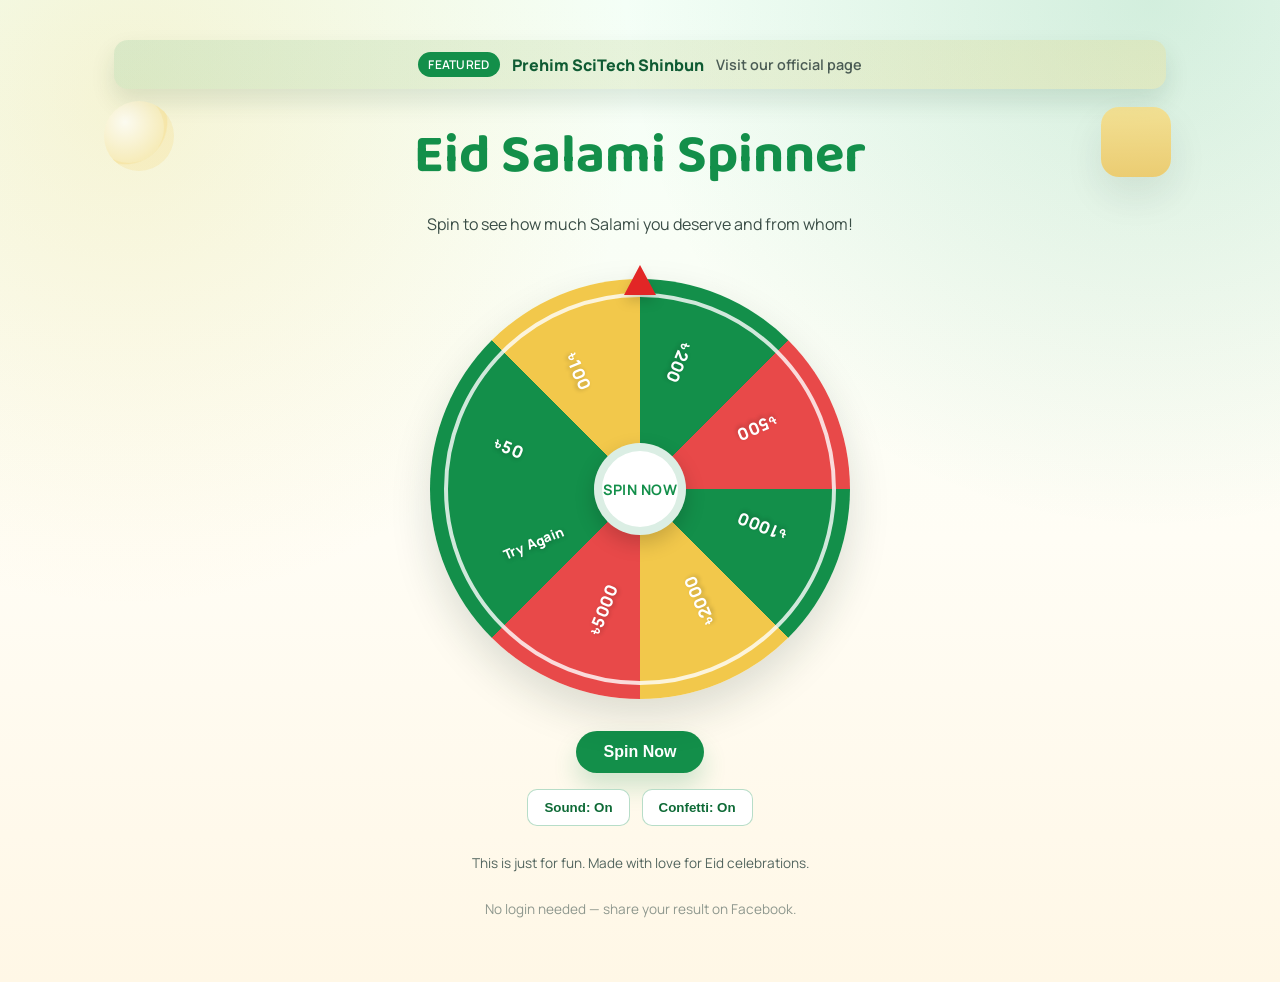
<file: index.html>
<!doctype html>
<html lang="en">
<head>
  <meta charset="UTF-8" />
  <meta name="viewport" content="width=device-width, initial-scale=1" />
  <title>Salami Spinner</title>
  <meta name="description" content="Spin the Eid Salami wheel, share your result, and celebrate in festive style." />
  <meta property="og:title" content="Salami Spinner" />
  <meta property="og:description" content="Spin the Eid Salami wheel, share your result, and celebrate in festive style." />
  <meta property="og:type" content="website" />
  <meta property="og:url" content="https://elegant-frangipane-0276a0.netlify.app/" />
  <meta property="og:site_name" content="Salami Spinner" />
  <meta property="og:image" content="https://elegant-frangipane-0276a0.netlify.app/og-image.jpg?v=4" />
  <meta property="og:image:secure_url" content="https://elegant-frangipane-0276a0.netlify.app/og-image.jpg?v=4" />
  <meta property="og:image:type" content="image/jpeg" />
  <meta property="og:image:alt" content="Salami Spinner wheel preview" />
  <meta property="og:image:width" content="1200" />
  <meta property="og:image:height" content="630" />
  <meta name="twitter:card" content="summary_large_image" />
  <meta name="twitter:title" content="Salami Spinner" />
  <meta name="twitter:description" content="Spin the Eid Salami wheel, share your result, and celebrate in festive style." />
  <meta name="twitter:image" content="https://elegant-frangipane-0276a0.netlify.app/og-image.jpg?v=4" />
  <link rel="preconnect" href="https://fonts.googleapis.com" />
  <link rel="preconnect" href="https://fonts.gstatic.com" crossorigin />
  <link href="https://fonts.googleapis.com/css2?family=Baloo+Da+2:wght@600;700;800&family=Manrope:wght@400;500;600;700&display=swap" rel="stylesheet" />
  <link rel="stylesheet" href="styles.css" />
</head>
<body>
  <div class="page">
    <div class="promo-banner">
      <span class="promo-tag">Featured</span>
      <a class="promo-link" href="https://www.facebook.com/profile.php?id=61557276719189" target="_blank" rel="noopener">Prehim SciTech Shinbun</a>
      <span class="promo-note">Visit our official page</span>
    </div>
    <header class="hero">
      <div class="decor moon"></div>
      <div class="decor lantern"></div>
      <h1>Eid Salami Spinner</h1>
      <p>Spin to see how much Salami you deserve and from whom!</p>
    </header>

    <main class="spinner-area">
      <div class="wheel-wrap">
        <div class="pointer"></div>
        <div class="wheel" id="wheel">
          <div class="wheel-labels" id="wheelLabels"></div>
          <div class="center-btn" id="spinCenter">Spin Now</div>
        </div>
      </div>

      <button class="primary-btn" id="spinBtn">Spin Now</button>
      <div class="controls">
        <button class="ghost-btn" id="soundToggle">Sound: On</button>
        <button class="ghost-btn" id="confettiToggle">Confetti: On</button>
      </div>

      <p class="footer-note">This is just for fun. Made with love for Eid celebrations.</p>
      <p class="footer-note subtle">No login needed — share your result on Facebook.</p>
    </main>
  </div>

  <div class="modal" id="resultModal" aria-hidden="true">
    <div class="modal-card" role="dialog" aria-modal="true" aria-labelledby="resultTitle">
      <button class="modal-close" id="closeModal" aria-label="Close">×</button>
      <h2 id="resultTitle">Congratulations!</h2>
      <div class="result-amount" id="resultAmount">৳100</div>
      <p class="result-sub">Salami!</p>
      <div class="friend-card">
        <div class="friend-avatar" id="friendAvatar">B</div>
        <div>
          <div class="friend-name" id="friendName">Best Friend</div>
          <div class="friend-desc" id="friendDesc">Your lucky giver</div>
        </div>
      </div>
      <p class="result-message" id="resultMessage">Go remind them. Don't forget to send bKash request!</p>
      <div class="modal-actions">
        <a class="facebook-btn" id="shareBtn" href="#" target="_blank" rel="noopener">Share on Facebook</a>
        <button class="ghost-btn" id="copyBtn">Copy Result</button>
        <button class="ghost-btn" id="spinAgainBtn">Spin Again</button>
      </div>
    </div>
  </div>

  <div class="confetti" id="confetti"></div>

  <script src="script.js"></script>
</body>
</html>
</file>
<file: styles.css>
:root {
  --green: #138f4a;
  --green-dark: #0e6a36;
  --gold: #f2c84b;
  --gold-deep: #d9a51c;
  --red: #e84949;
  --cream: #fefbf1;
  --ink: #1b2b26;
  --shadow: 0 18px 40px rgba(19, 45, 31, 0.15);
}

* {
  box-sizing: border-box;
}

body {
  margin: 0;
  min-height: 100vh;
  font-family: "Manrope", sans-serif;
  color: var(--ink);
  background:
    radial-gradient(circle at 10% 10%, rgba(242, 200, 75, 0.2), transparent 35%),
    radial-gradient(circle at 90% 0%, rgba(19, 143, 74, 0.15), transparent 35%),
    linear-gradient(180deg, #f4fff7 0%, #fffdf5 55%, #fff7e6 100%);
  display: flex;
  justify-content: center;
}

.page {
  width: min(100%, 1100px);
  padding: 40px 24px 64px;
}

.promo-banner {
  display: flex;
  align-items: center;
  justify-content: center;
  gap: 12px;
  padding: 12px 18px;
  border-radius: 14px;
  background: linear-gradient(120deg, rgba(19, 143, 74, 0.12), rgba(242, 200, 75, 0.2));
  color: #1f3c2a;
  font-weight: 600;
  box-shadow: 0 12px 24px rgba(15, 62, 35, 0.12);
  margin-bottom: 22px;
  flex-wrap: wrap;
}

.promo-tag {
  background: #138f4a;
  color: #fff;
  padding: 4px 10px;
  border-radius: 999px;
  font-size: 0.75rem;
  letter-spacing: 0.3px;
  text-transform: uppercase;
}

.promo-link {
  color: #0f5b33;
  font-weight: 800;
  text-decoration: none;
  font-size: 1rem;
}

.promo-link:hover {
  text-decoration: underline;
}

.promo-note {
  color: #4a5b54;
  font-size: 0.9rem;
}

.hero {
  text-align: center;
  position: relative;
  margin-bottom: 32px;
}

.hero h1 {
  font-family: "Baloo Da 2", cursive;
  font-size: clamp(2rem, 3vw + 1rem, 3.4rem);
  color: var(--green);
  margin: 8px 0 10px;
}

.hero p {
  font-size: 1rem;
  color: #3a4d46;
  margin: 0;
}

.decor {
  position: absolute;
  width: 70px;
  height: 70px;
  opacity: 0.65;
}

.moon {
  left: -10px;
  top: -10px;
  border-radius: 50%;
  background: radial-gradient(circle at 30% 30%, #fff, #f7e7a8 60%, transparent 62%);
  box-shadow: inset -10px -8px 0 rgba(242, 200, 75, 0.25);
}

.lantern {
  right: -5px;
  top: -4px;
  border-radius: 18px;
  background: linear-gradient(180deg, #ffd86b, #f1b835);
  box-shadow: var(--shadow);
}

.spinner-area {
  display: flex;
  flex-direction: column;
  align-items: center;
  gap: 16px;
}

.wheel-wrap {
  position: relative;
  width: min(82vw, 420px);
  aspect-ratio: 1;
  margin: 12px 0 16px;
}

.pointer {
  position: absolute;
  top: -14px;
  left: 50%;
  transform: translateX(-50%);
  width: 0;
  height: 0;
  border-left: 16px solid transparent;
  border-right: 16px solid transparent;
  border-bottom: 30px solid #e22626;
  filter: drop-shadow(0 6px 6px rgba(0, 0, 0, 0.15));
  z-index: 4;
}

.wheel {
  position: absolute;
  inset: 0;
  border-radius: 50%;
  background: conic-gradient(
    from -90deg,
    var(--green) 0deg 45deg,
    var(--gold) 45deg 90deg,
    var(--green) 90deg 135deg,
    var(--red) 135deg 180deg,
    var(--green) 180deg 225deg,
    var(--gold) 225deg 270deg,
    var(--red) 270deg 315deg,
    var(--green) 315deg 360deg
  );
  box-shadow: var(--shadow);
  transition: transform 4s cubic-bezier(0.22, 0.61, 0.36, 1);
  z-index: 1;
}

.wheel::after {
  content: "";
  position: absolute;
  inset: 14px;
  border-radius: 50%;
  border: 4px solid rgba(255, 255, 255, 0.8);
  pointer-events: none;
}

.center-btn {
  position: absolute;
  top: 50%;
  left: 50%;
  transform: translate(-50%, -50%);
  width: 92px;
  height: 92px;
  border-radius: 50%;
  background: #fff;
  display: grid;
  place-items: center;
  font-weight: 700;
  font-size: 0.9rem;
  color: var(--green);
  text-transform: uppercase;
  letter-spacing: 0.5px;
  box-shadow: inset 0 0 0 8px rgba(19, 143, 74, 0.15), 0 8px 20px rgba(0, 0, 0, 0.18);
  z-index: 3;
  cursor: pointer;
  user-select: none;
}

.wheel-labels {
  position: absolute;
  inset: 0;
  border-radius: 50%;
  pointer-events: none;
  z-index: 2;
}

.wheel-label {
  position: absolute;
  left: 50%;
  top: 50%;
  transform-origin: 0 0;
  font-weight: 800;
  color: #fff;
  text-shadow: 0 2px 4px rgba(0, 0, 0, 0.2);
  font-size: 1.05rem;
  letter-spacing: 0.3px;
  white-space: nowrap;
}

.wheel-label.try-again {
  font-size: 0.85rem;
}

.primary-btn {
  background: var(--green);
  color: #fff;
  border: none;
  border-radius: 999px;
  padding: 12px 28px;
  font-weight: 700;
  font-size: 1rem;
  box-shadow: 0 14px 24px rgba(19, 143, 74, 0.2);
  cursor: pointer;
}

.primary-btn:disabled {
  opacity: 0.7;
  cursor: not-allowed;
}

.controls {
  display: flex;
  gap: 12px;
  flex-wrap: wrap;
  justify-content: center;
}

.ghost-btn,
.facebook-btn {
  border: 1px solid rgba(19, 143, 74, 0.3);
  background: #fff;
  color: var(--green-dark);
  padding: 10px 16px;
  border-radius: 10px;
  font-weight: 600;
  cursor: pointer;
  text-decoration: none;
  display: inline-flex;
  align-items: center;
  justify-content: center;
  gap: 6px;
}

.facebook-btn {
  background: #1877f2;
  color: #fff;
  border: none;
  flex: 1 1 100%;
}

.footer-note {
  margin: 12px 0 0;
  font-size: 0.85rem;
  color: #52645e;
  text-align: center;
}

.footer-note.subtle {
  opacity: 0.65;
}

.modal {
  position: fixed;
  inset: 0;
  display: grid;
  place-items: center;
  background: rgba(5, 20, 12, 0.45);
  opacity: 0;
  pointer-events: none;
  transition: opacity 0.25s ease;
  z-index: 10;
  padding: 24px;
}

.modal.open {
  opacity: 1;
  pointer-events: auto;
}

.modal-card {
  background: #fff;
  border-radius: 16px;
  padding: 28px 24px 24px;
  width: min(92vw, 380px);
  box-shadow: var(--shadow);
  position: relative;
  text-align: center;
}

.modal-close {
  position: absolute;
  top: 12px;
  right: 14px;
  background: none;
  border: none;
  font-size: 1.4rem;
  cursor: pointer;
}

.result-amount {
  font-size: 3rem;
  font-weight: 800;
  color: var(--green);
  margin: 10px 0 0;
}

.result-sub {
  margin: 0 0 16px;
  color: #475b53;
}

.friend-card {
  background: linear-gradient(135deg, #effff4, #fff8dd);
  border-radius: 14px;
  padding: 14px;
  display: flex;
  gap: 12px;
  align-items: center;
  margin-bottom: 12px;
  justify-content: center;
}

.friend-avatar {
  width: 48px;
  height: 48px;
  border-radius: 50%;
  background: radial-gradient(circle at top, #8eea6a, #caa31c);
  display: grid;
  place-items: center;
  font-weight: 700;
  color: #fff;
}

.friend-name {
  font-weight: 700;
  color: #1d3d2a;
}

.friend-desc {
  font-size: 0.85rem;
  color: #5a6e66;
}

.result-message {
  font-size: 0.9rem;
  color: #5b6d66;
  margin: 8px 0 18px;
}

.modal-actions {
  display: grid;
  gap: 10px;
}

.confetti {
  position: fixed;
  inset: 0;
  pointer-events: none;
  z-index: 11;
  overflow: hidden;
}

.confetti-piece {
  position: absolute;
  width: 10px;
  height: 18px;
  background: var(--gold);
  opacity: 0.9;
  animation: fall 2.8s ease-in forwards;
}

@keyframes fall {
  0% {
    transform: translateY(-10vh) rotate(0deg);
  }
  100% {
    transform: translateY(110vh) rotate(220deg);
  }
}

@media (max-width: 640px) {
  .wheel-wrap {
    width: min(90vw, 360px);
  }

  .center-btn {
    width: 78px;
    height: 78px;
    font-size: 0.8rem;
  }

  .hero h1 {
    font-size: 2.2rem;
  }

  .hero p {
    font-size: 0.95rem;
  }
}
</file>
